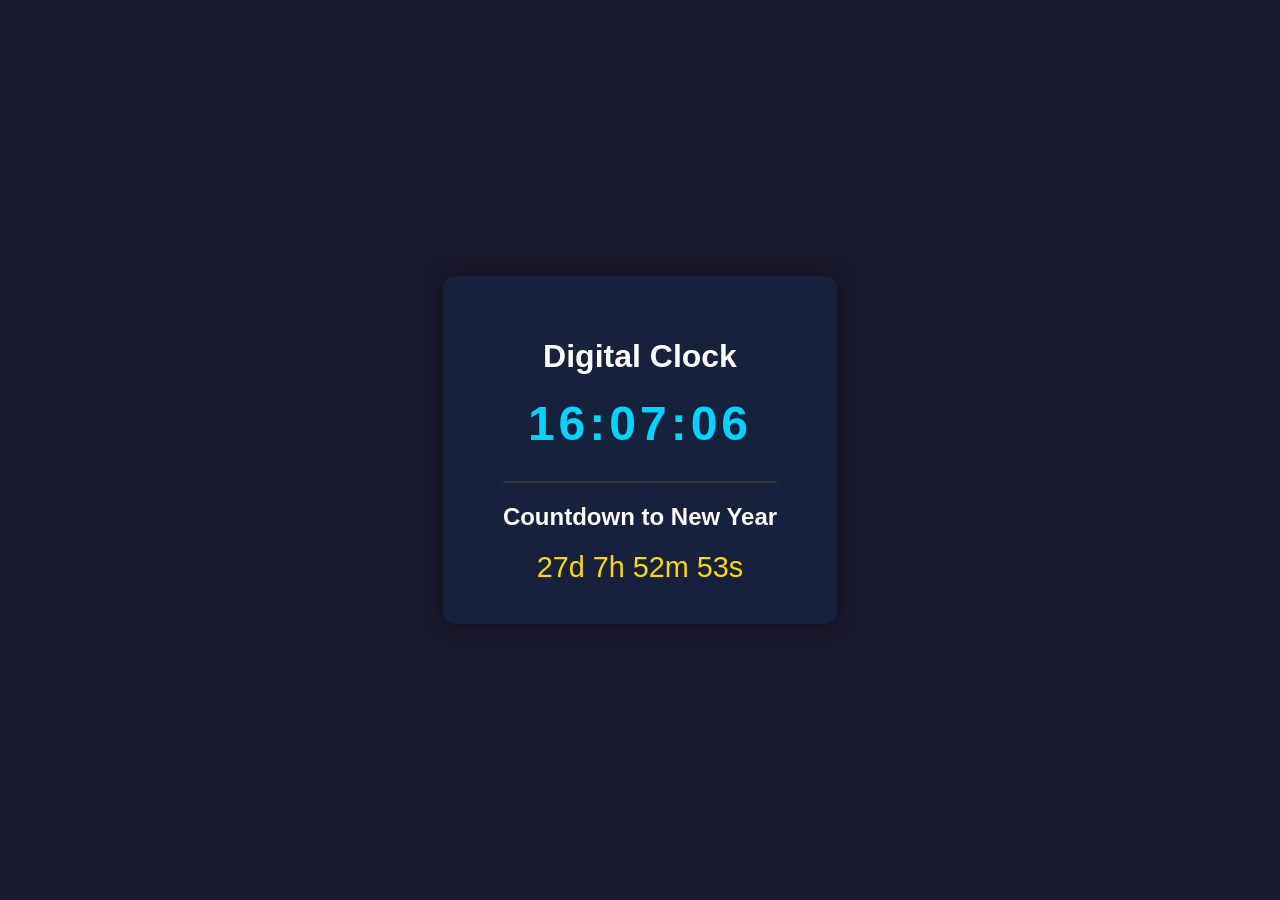
<file: digital-clock/index.html>
<!doctype html>
<html>
  <head>
    <title>Digital Clock</title>
    <link rel="stylesheet" href="style.css" />
  </head>
  <body>
    <div class="clock-container">
      <h1>Digital Clock</h1>
      <div id="clock">00:00:00</div>

      <hr />

      <h2>Countdown to New Year</h2>
      <div id="countdown">--</div>
    </div>

    <script src="script.js"></script>
  </body>
</html>
</file>
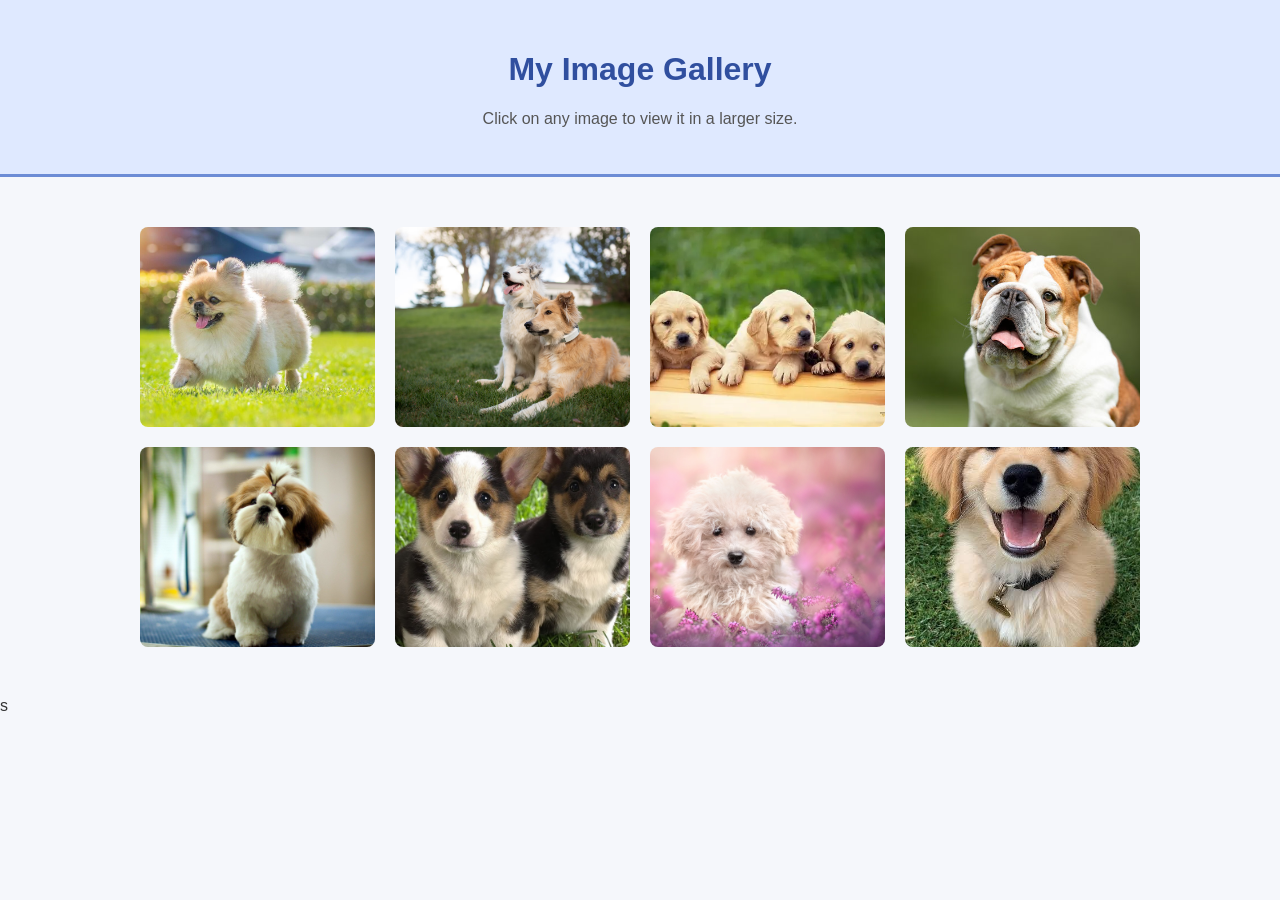
<file: image-gallery/index.html>
<!doctype html>
<html>
  <head>
    <title>My Image Gallery</title>

    <link rel="stylesheet" href="style.css" />
  </head>

  <body>
    <!-- Header -->

    <header>
      <h1>My Image Gallery</h1>

      <p>Click on any image to view it in a larger size.</p>
    </header>

    <!-- Gallery -->

    <section class="gallery">
      <img
        src="images/image1.png"
        alt="Gallery Image 1"
        onclick="openImage(this)"
      />

      <img
        src="images/image2.png"
        alt="Gallery Image 2"
        onclick="openImage(this)"
      />

      <img
        src="images/image3.png"
        alt="Gallery Image 3"
        onclick="openImage(this)"
      />

      <img
        src="images/image4.png"
        alt="Gallery Image 4"
        onclick="openImage(this)"
      />

      <img
        src="images/image5.png"
        alt="Gallery Image 5"
        onclick="openImage(this)"
      />

      <img
        src="images/image6.png"
        alt="Gallery Image 6"
        onclick="openImage(this)"
      />

      <img
        src="images/image7.png"
        alt="Gallery Image 7"
        onclick="openImage(this)"
      />

      <img
        src="images/image8.png"
        alt="Gallery Image 8"
        onclick="openImage(this)"
      />
    </section>

    <!-- Lightbox -->

    <div id="lightbox" onclick="closeImage()">
      <span class="close"> &times; </span>

      <img id="largeImage" />
    </div>

    <script src="script.js"></script>
    s
  </body>
</html>
</file>
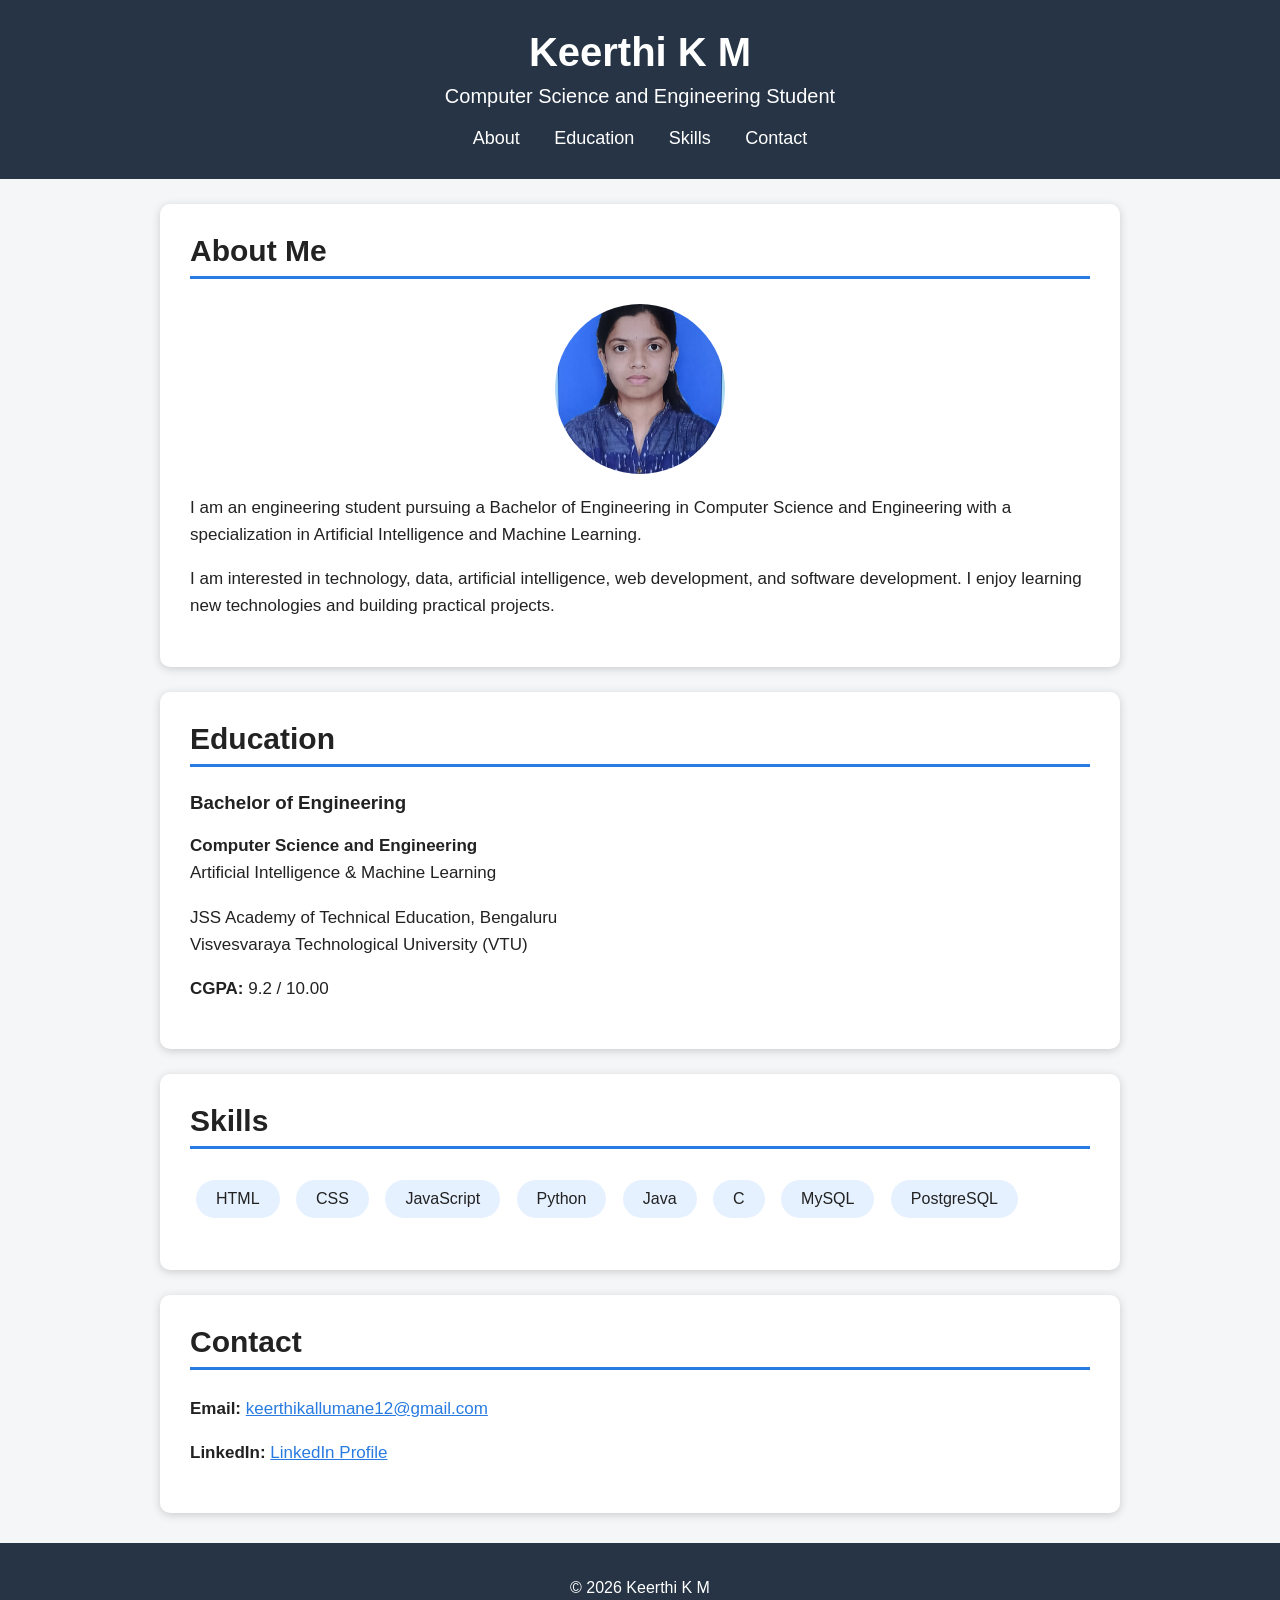
<file: portfolio/index.html>
<!doctype html>
<html lang="en">
  <head>
    <meta charset="UTF-8" />
    <meta name="viewport" content="width=device-width, initial-scale=1.0" />

    <title>Keerthi K M | Portfolio</title>

    <link rel="stylesheet" href="style.css" />
  </head>

  <body>
    <!-- Header -->
    <header>
      <h1>Keerthi K M</h1>

      <p>Computer Science and Engineering Student</p>

      <!-- Navigation -->
      <nav>
        <a href="#about">About</a>
        <a href="#education">Education</a>
        <a href="#skills">Skills</a>
        <a href="#contact">Contact</a>
      </nav>
    </header>

    <!-- About Section -->
    <section id="about">
      <h2>About Me</h2>

      <img src="profile.jpeg" alt="Keerthi K M" />

      <p>
        I am an engineering student pursuing a Bachelor of Engineering in
        Computer Science and Engineering with a specialization in Artificial
        Intelligence and Machine Learning.
      </p>

      <p>
        I am interested in technology, data, artificial intelligence, web
        development, and software development. I enjoy learning new technologies
        and building practical projects.
      </p>
    </section>

    <!-- Education Section -->
    <section id="education">
      <h2>Education</h2>

      <h3>Bachelor of Engineering</h3>

      <p>
        <strong>Computer Science and Engineering</strong>
        <br />
        Artificial Intelligence & Machine Learning
      </p>

      <p>
        JSS Academy of Technical Education, Bengaluru
        <br />
        Visvesvaraya Technological University (VTU)
      </p>

      <p><strong>CGPA:</strong> 9.2 / 10.00</p>
    </section>

    <!-- Skills Section -->
    <section id="skills">
      <h2>Skills</h2>

      <ul>
        <li>HTML</li>
        <li>CSS</li>
        <li>JavaScript</li>
        <li>Python</li>
        <li>Java</li>
        <li>C</li>
        <li>MySQL</li>
        <li>PostgreSQL</li>
      </ul>
    </section>

    <!-- Contact Section -->
    <section id="contact">
      <h2>Contact</h2>

      <p>
        <strong>Email:</strong>
        <a href="mailto:keerthikallumane12@gmail.com">
          keerthikallumane12@gmail.com
        </a>
      </p>

      <p>
        <strong>LinkedIn:</strong>

        <a
          href="https://www.linkedin.com/in/keerthi-kallumane-1580b82a9/"
          target="_blank"
          rel="noopener noreferrer"
        >
          LinkedIn Profile
        </a>
      </p>
    </section>

    <!-- Footer -->
    <footer>
      <p>© 2026 Keerthi K M</p>
    </footer>
  </body>
</html>
</file>
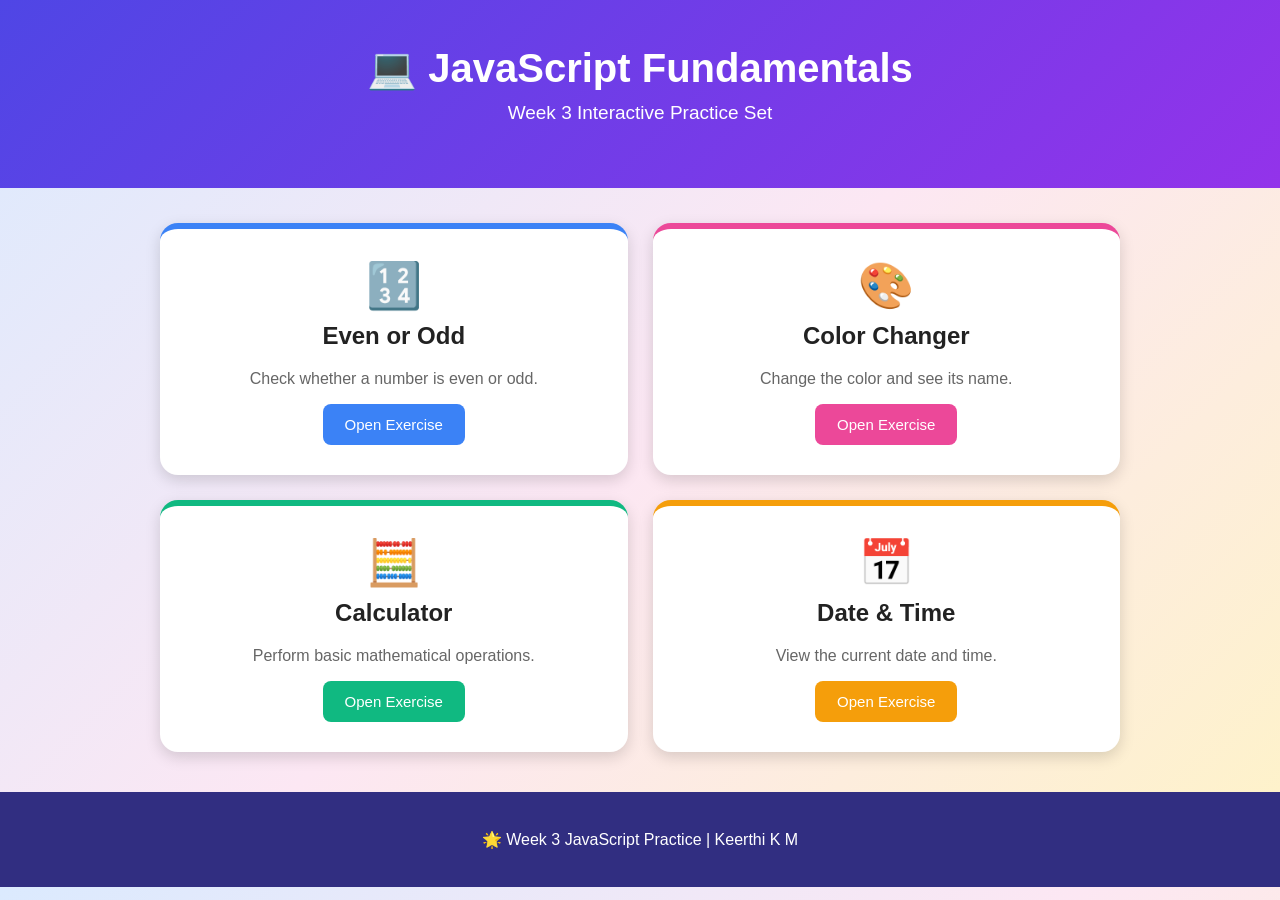
<file: practice_set3/index.html>
<!doctype html>
<html lang="en">
  <head>
    <meta charset="UTF-8" />
    <meta name="viewport" content="width=device-width, initial-scale=1.0" />

    <title>Week 3 - JavaScript Fundamentals</title>

    <style>
      * {
        box-sizing: border-box;
      }

      body {
        margin: 0;
        font-family: Arial, sans-serif;
        background: linear-gradient(135deg, #dbeafe, #fce7f3, #fef3c7);
        color: #222;
      }

      /* HEADER */

      header {
        background: linear-gradient(135deg, #4f46e5, #9333ea);
        color: white;
        text-align: center;
        padding: 45px 20px;
      }

      header h1 {
        margin: 0;
        font-size: 40px;
      }

      header p {
        font-size: 19px;
        margin-top: 10px;
      }

      /* MAIN */

      main {
        max-width: 1000px;
        margin: 35px auto;
        padding: 0 20px;
      }

      /* QUESTION CARDS */

      .question-grid {
        display: grid;
        grid-template-columns: repeat(2, 1fr);
        gap: 25px;
      }

      .question-card {
        background: white;
        border-radius: 18px;
        padding: 30px;
        text-align: center;
        box-shadow: 0 5px 15px rgba(0, 0, 0, 0.15);

        cursor: pointer;

        transition:
          transform 0.3s,
          box-shadow 0.3s;
      }

      .question-card:hover {
        transform: translateY(-7px);
        box-shadow: 0 10px 25px rgba(0, 0, 0, 0.2);
      }

      .question-card h2 {
        margin-top: 10px;
      }

      .question-card p {
        color: #666;
      }

      /* CARD COLORS */

      .card1 {
        border-top: 6px solid #3b82f6;
      }

      .card2 {
        border-top: 6px solid #ec4899;
      }

      .card3 {
        border-top: 6px solid #10b981;
      }

      .card4 {
        border-top: 6px solid #f59e0b;
      }

      /* OPEN BUTTON */

      .open-button {
        border: none;
        padding: 12px 22px;
        border-radius: 8px;
        color: white;
        cursor: pointer;
        font-size: 15px;
      }

      .blue {
        background-color: #3b82f6;
      }

      .pink {
        background-color: #ec4899;
      }

      .green {
        background-color: #10b981;
      }

      .orange {
        background-color: #f59e0b;
      }

      /* EXERCISE AREA */

      .exercise {
        display: none;

        background-color: white;

        margin-top: 25px;
        padding: 30px;

        border-radius: 18px;

        box-shadow: 0 5px 18px rgba(0, 0, 0, 0.15);

        animation: openBox 0.4s ease;
      }

      @keyframes openBox {
        from {
          opacity: 0;
          transform: translateY(-10px);
        }

        to {
          opacity: 1;
          transform: translateY(0);
        }
      }

      .exercise h2 {
        color: #4338ca;
      }

      /* INPUTS */

      input,
      select {
        width: 100%;
        padding: 12px;

        margin: 8px 0;

        border: 2px solid #ddd;

        border-radius: 8px;

        font-size: 16px;
      }

      input:focus,
      select:focus {
        border-color: #6366f1;
        outline: none;
      }

      /* ACTION BUTTON */

      .action-button {
        border: none;

        padding: 12px 20px;

        margin-top: 8px;

        border-radius: 8px;

        color: white;

        background-color: #4f46e5;

        cursor: pointer;

        font-size: 16px;
      }

      .action-button:hover {
        background-color: #3730a3;
      }

      /* CLOSE BUTTON */

      .close-button {
        float: right;

        border: none;

        background-color: #ef4444;

        color: white;

        padding: 8px 14px;

        border-radius: 6px;

        cursor: pointer;
      }

      /* RESULT */

      .result {
        margin-top: 18px;

        padding: 15px;

        border-radius: 10px;

        background-color: #f1f5f9;

        font-weight: bold;

        min-height: 20px;
      }

      /* COLOR DISPLAY */

      #colorDisplay {
        margin-top: 20px;

        padding: 25px;

        border-radius: 12px;

        text-align: center;

        color: white;

        background-color: #64748b;

        font-size: 20px;

        font-weight: bold;
      }

      /* DATE */

      #dateDisplay {
        background: linear-gradient(135deg, #f59e0b, #ef4444);

        color: white;

        padding: 25px;

        border-radius: 12px;

        text-align: center;

        font-size: 22px;

        font-weight: bold;
      }

      /* FOOTER */

      footer {
        background-color: #312e81;

        color: white;

        text-align: center;

        padding: 22px;

        margin-top: 40px;
      }

      /* MOBILE */

      @media (max-width: 700px) {
        .question-grid {
          grid-template-columns: 1fr;
        }

        header h1 {
          font-size: 30px;
        }
      }
    </style>
  </head>

  <body>
    <!-- HEADER -->

    <header>
      <h1>💻 JavaScript Fundamentals</h1>

      <p>Week 3 Interactive Practice Set</p>
    </header>

    <main>
      <!-- QUESTION CARDS -->

      <div class="question-grid">
        <!-- QUESTION 1 -->

        <div class="question-card card1" onclick="openExercise('exercise1')">
          <div style="font-size: 45px">🔢</div>

          <h2>Even or Odd</h2>

          <p>Check whether a number is even or odd.</p>

          <button class="open-button blue">Open Exercise</button>
        </div>

        <!-- QUESTION 2 -->

        <div class="question-card card2" onclick="openExercise('exercise2')">
          <div style="font-size: 45px">🎨</div>

          <h2>Color Changer</h2>

          <p>Change the color and see its name.</p>

          <button class="open-button pink">Open Exercise</button>
        </div>

        <!-- QUESTION 3 -->

        <div class="question-card card3" onclick="openExercise('exercise3')">
          <div style="font-size: 45px">🧮</div>

          <h2>Calculator</h2>

          <p>Perform basic mathematical operations.</p>

          <button class="open-button green">Open Exercise</button>
        </div>

        <!-- QUESTION 4 -->

        <div class="question-card card4" onclick="openExercise('exercise4')">
          <div style="font-size: 45px">📅</div>

          <h2>Date & Time</h2>

          <p>View the current date and time.</p>

          <button class="open-button orange">Open Exercise</button>
        </div>
      </div>

      <!-- =================================
             EXERCISE 1
        ================================== -->

      <div class="exercise" id="exercise1">
        <button class="close-button" onclick="closeExercise('exercise1')">
          ✕ Close
        </button>

        <h2>🔢 Even or Odd Number Checker</h2>

        <p>Enter a number to find out whether it is even or odd.</p>

        <input type="number" id="numberInput" placeholder="Enter a number" />

        <br />

        <button class="action-button" onclick="checkEvenOdd()">
          Check Number
        </button>

        <div class="result" id="evenOddResult"></div>
      </div>

      <!-- =================================
             EXERCISE 2
        ================================== -->

      <div class="exercise" id="exercise2">
        <button class="close-button" onclick="closeExercise('exercise2')">
          ✕ Close
        </button>

        <h2>🎨 Interactive Color Changer</h2>

        <p>
          Click the button to generate a random color. The color name and HEX
          code will be displayed.
        </p>

        <button class="action-button" onclick="changeColor()">
          🎨 Change Color
        </button>

        <div id="colorDisplay">Current Color: Slate Gray</div>
      </div>

      <!-- =================================
             EXERCISE 3
        ================================== -->

      <div class="exercise" id="exercise3">
        <button class="close-button" onclick="closeExercise('exercise3')">
          ✕ Close
        </button>

        <h2>🧮 Simple Calculator</h2>

        <input
          type="number"
          id="firstNumber"
          placeholder="Enter first number"
        />

        <input
          type="number"
          id="secondNumber"
          placeholder="Enter second number"
        />

        <select id="operation">
          <option value="add">➕ Addition</option>

          <option value="subtract">➖ Subtraction</option>

          <option value="multiply">✖️ Multiplication</option>

          <option value="divide">➗ Division</option>
        </select>

        <button class="action-button" onclick="calculate()">Calculate</button>

        <div class="result" id="calculatorResult"></div>
      </div>

      <!-- =================================
             EXERCISE 4
        ================================== -->

      <div class="exercise" id="exercise4">
        <button class="close-button" onclick="closeExercise('exercise4')">
          ✕ Close
        </button>

        <h2>📅 Dynamic Date & Time</h2>

        <div id="dateDisplay"></div>
      </div>
    </main>

    <footer>
      <p>🌟 Week 3 JavaScript Practice | Keerthi K M</p>
    </footer>

    <!-- JAVASCRIPT -->

    <script>
      /* ==================================
           OPEN EXERCISE
        ================================== */

      function openExercise(id) {
        // Close all exercises first

        let exercises = document.querySelectorAll(".exercise");

        exercises.forEach(function (exercise) {
          exercise.style.display = "none";
        });

        // Open selected exercise

        let selected = document.getElementById(id);

        selected.style.display = "block";

        // Scroll to the exercise

        selected.scrollIntoView({
          behavior: "smooth",
          block: "start",
        });
      }

      /* ==================================
           CLOSE EXERCISE
        ================================== */

      function closeExercise(id) {
        document.getElementById(id).style.display = "none";
      }

      /* ==================================
           QUESTION 1
           EVEN OR ODD
        ================================== */

      function checkEvenOdd() {
        let number = document.getElementById("numberInput").value;

        let result = document.getElementById("evenOddResult");

        if (number === "") {
          result.innerHTML = "⚠️ Please enter a number.";

          result.style.backgroundColor = "#fee2e2";

          return;
        }

        if (number % 2 === 0) {
          result.innerHTML = "✅ " + number + " is an EVEN number.";

          result.style.backgroundColor = "#dcfce7";
        } else {
          result.innerHTML = "🔵 " + number + " is an ODD number.";

          result.style.backgroundColor = "#dbeafe";
        }
      }

      /* ==================================
           QUESTION 2
           COLOR CHANGER
        ================================== */

      function changeColor() {
        let colors = [
          {
            name: "Crimson Red",
            code: "#DC143C",
          },

          {
            name: "Royal Blue",
            code: "#4169E1",
          },

          {
            name: "Medium Sea Green",
            code: "#3CB371",
          },

          {
            name: "Dark Orange",
            code: "#FF8C00",
          },

          {
            name: "Purple",
            code: "#800080",
          },

          {
            name: "Deep Pink",
            code: "#FF1493",
          },

          {
            name: "Teal",
            code: "#008080",
          },

          {
            name: "Gold",
            code: "#FFD700",
          },
        ];

        let randomIndex = Math.floor(Math.random() * colors.length);

        let selectedColor = colors[randomIndex];

        let display = document.getElementById("colorDisplay");

        display.style.backgroundColor = selectedColor.code;

        display.innerHTML =
          "🎨 " +
          selectedColor.name +
          "<br>" +
          "<small>" +
          selectedColor.code +
          "</small>";
      }

      /* ==================================
           QUESTION 3
           CALCULATOR
        ================================== */

      function calculate() {
        let first = parseFloat(document.getElementById("firstNumber").value);

        let second = parseFloat(document.getElementById("secondNumber").value);

        let operation = document.getElementById("operation").value;

        let result = document.getElementById("calculatorResult");

        if (isNaN(first) || isNaN(second)) {
          result.innerHTML = "⚠️ Please enter both numbers.";

          result.style.backgroundColor = "#fee2e2";

          return;
        }

        let answer;

        if (operation === "add") {
          answer = first + second;
        } else if (operation === "subtract") {
          answer = first - second;
        } else if (operation === "multiply") {
          answer = first * second;
        } else if (operation === "divide") {
          if (second === 0) {
            result.innerHTML = "❌ Cannot divide by zero.";

            result.style.backgroundColor = "#fee2e2";

            return;
          }

          answer = first / second;
        }

        result.innerHTML = "✅ Result: " + answer;

        result.style.backgroundColor = "#dcfce7";
      }

      /* ==================================
           QUESTION 4
           DATE & TIME
        ================================== */

      function displayDateTime() {
        let currentDate = new Date();

        document.getElementById("dateDisplay").innerHTML =
          "🕒 " + currentDate.toLocaleString();
      }

      displayDateTime();

      setInterval(displayDateTime, 1000);
    </script>
  </body>
</html>
</file>
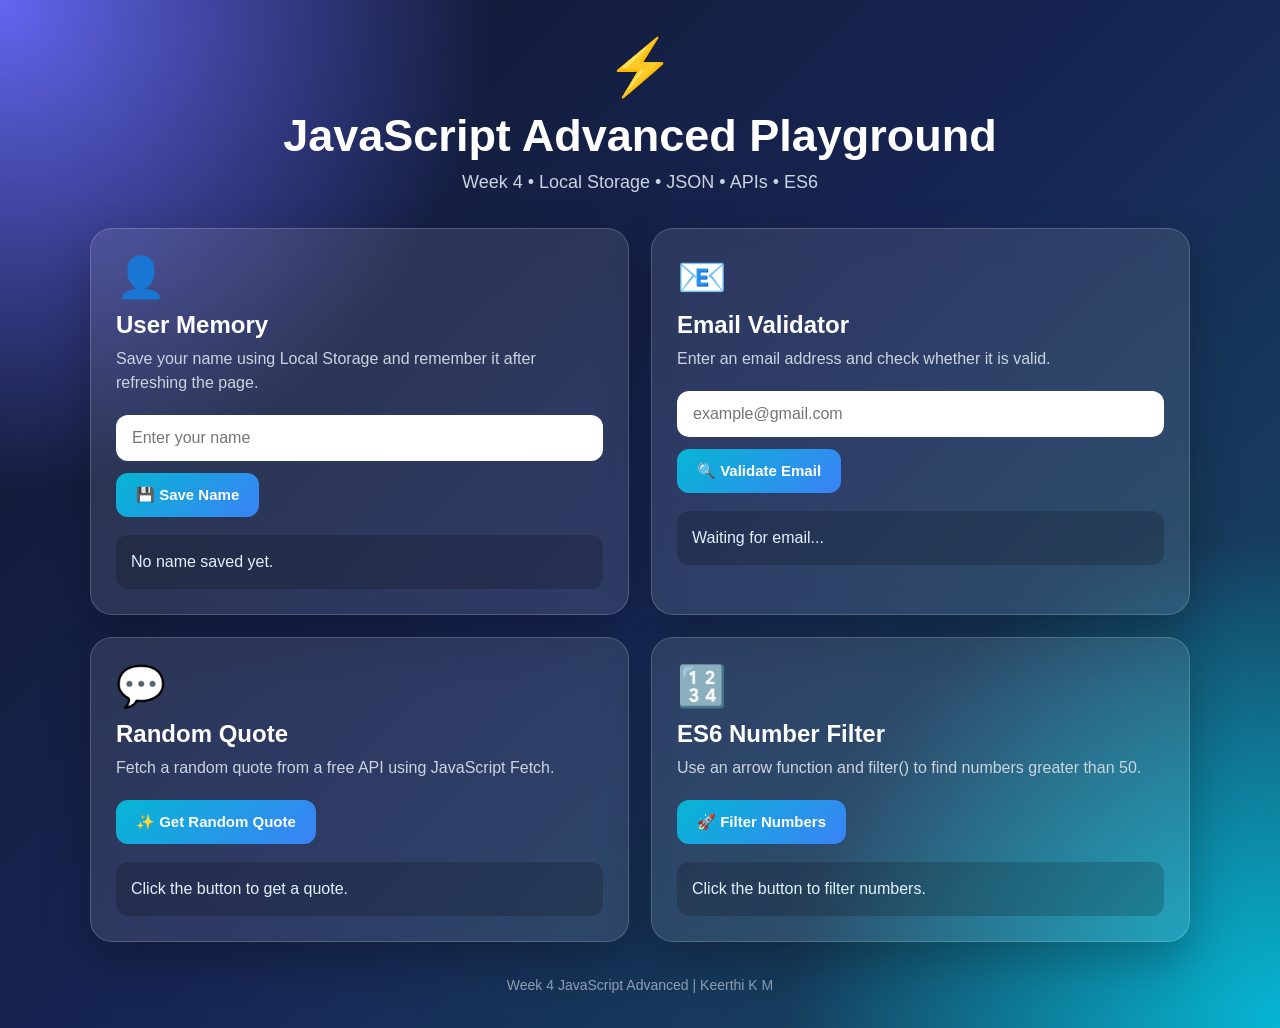
<file: practice_set4/index.html>
<!doctype html>
<html lang="en">
  <head>
    <meta charset="UTF-8" />

    <meta name="viewport" content="width=device-width, initial-scale=1.0" />

    <title>JavaScript Advanced Playground</title>

    <style>
      /* =========================
           BASIC RESET
        ========================= */

      * {
        margin: 0;
        padding: 0;
        box-sizing: border-box;
        font-family: "Segoe UI", Arial, sans-serif;
      }

      /* =========================
           BODY
        ========================= */

      body {
        min-height: 100vh;

        background:
          radial-gradient(circle at top left, #6366f1 0%, transparent 30%),
          radial-gradient(circle at bottom right, #06b6d4 0%, transparent 30%),
          linear-gradient(135deg, #0f172a, #172554, #164e63);

        color: white;

        padding: 35px 20px;
      }

      /* =========================
           MAIN CONTAINER
        ========================= */

      .container {
        max-width: 1100px;

        margin: auto;
      }

      /* =========================
           HEADER
        ========================= */

      header {
        text-align: center;

        margin-bottom: 35px;
      }

      .logo {
        font-size: 55px;

        margin-bottom: 10px;

        animation: float 3s ease-in-out infinite;
      }

      @keyframes float {
        0%,
        100% {
          transform: translateY(0);
        }

        50% {
          transform: translateY(-8px);
        }
      }

      h1 {
        font-size: 45px;

        margin-bottom: 10px;
      }

      .subtitle {
        color: #cbd5e1;

        font-size: 18px;
      }

      /* =========================
           DASHBOARD GRID
        ========================= */

      .grid {
        display: grid;

        grid-template-columns: repeat(2, 1fr);

        gap: 22px;
      }

      /* =========================
           CARD
        ========================= */

      .card {
        background: rgba(255, 255, 255, 0.1);

        backdrop-filter: blur(15px);

        -webkit-backdrop-filter: blur(15px);

        border: 1px solid rgba(255, 255, 255, 0.18);

        border-radius: 22px;

        padding: 25px;

        box-shadow: 0 20px 45px rgba(0, 0, 0, 0.25);

        transition: 0.3s;
      }

      .card:hover {
        transform: translateY(-5px);

        background: rgba(255, 255, 255, 0.14);
      }

      .card-icon {
        font-size: 40px;

        margin-bottom: 10px;
      }

      .card h2 {
        margin-bottom: 8px;
      }

      .description {
        color: #cbd5e1;

        margin-bottom: 20px;

        line-height: 1.5;
      }

      /* =========================
           INPUT
        ========================= */

      input {
        width: 100%;

        padding: 14px 16px;

        border: none;

        outline: none;

        border-radius: 12px;

        margin-bottom: 12px;

        font-size: 16px;

        color: #0f172a;
      }

      input:focus {
        box-shadow: 0 0 0 3px rgba(34, 211, 238, 0.4);
      }

      /* =========================
           BUTTON
        ========================= */

      button {
        border: none;

        padding: 13px 20px;

        border-radius: 12px;

        background: linear-gradient(135deg, #06b6d4, #3b82f6);

        color: white;

        font-size: 15px;

        font-weight: 600;

        cursor: pointer;

        transition: 0.3s;
      }

      button:hover {
        transform: translateY(-2px);

        box-shadow: 0 8px 20px rgba(6, 182, 212, 0.35);
      }

      /* =========================
           OUTPUT
        ========================= */

      .output {
        margin-top: 18px;

        padding: 15px;

        border-radius: 12px;

        background: rgba(0, 0, 0, 0.18);

        color: #e0f2fe;

        min-height: 45px;

        line-height: 1.5;
      }

      /* =========================
           SUCCESS / ERROR
        ========================= */

      .success {
        color: #86efac;
      }

      .error {
        color: #fca5a5;
      }

      /* =========================
           QUOTE
        ========================= */

      .quote {
        font-size: 20px;

        line-height: 1.6;

        font-style: italic;
      }

      .author {
        margin-top: 12px;

        color: #67e8f9;

        font-weight: 600;
      }

      /* =========================
           NUMBERS
        ========================= */

      .number-list {
        margin-top: 15px;

        display: flex;

        flex-wrap: wrap;

        gap: 8px;
      }

      .number {
        background: rgba(34, 211, 238, 0.15);

        border: 1px solid rgba(103, 232, 249, 0.3);

        padding: 7px 12px;

        border-radius: 20px;
      }

      /* =========================
           FOOTER
        ========================= */

      footer {
        text-align: center;

        margin-top: 35px;

        color: #94a3b8;

        font-size: 14px;
      }

      /* =========================
           MOBILE
        ========================= */

      @media (max-width: 700px) {
        .grid {
          grid-template-columns: 1fr;
        }

        h1 {
          font-size: 34px;
        }
      }
    </style>
  </head>

  <body>
    <div class="container">
      <!-- =========================
         HEADER
    ========================= -->

      <header>
        <div class="logo">⚡</div>

        <h1>JavaScript Advanced Playground</h1>

        <p class="subtitle">Week 4 • Local Storage • JSON • APIs • ES6</p>
      </header>

      <!-- =========================
         CARDS
    ========================= -->

      <div class="grid">
        <!-- =========================
             1. LOCAL STORAGE
        ========================= -->

        <div class="card">
          <div class="card-icon">👤</div>

          <h2>User Memory</h2>

          <p class="description">
            Save your name using Local Storage and remember it after refreshing
            the page.
          </p>

          <input type="text" id="nameInput" placeholder="Enter your name" />

          <button onclick="saveName()">💾 Save Name</button>

          <div class="output" id="nameOutput">No name saved yet.</div>
        </div>

        <!-- =========================
             2. FORM VALIDATION
        ========================= -->

        <div class="card">
          <div class="card-icon">📧</div>

          <h2>Email Validator</h2>

          <p class="description">
            Enter an email address and check whether it is valid.
          </p>

          <input type="text" id="emailInput" placeholder="example@gmail.com" />

          <button onclick="validateEmail()">🔍 Validate Email</button>

          <div class="output" id="emailOutput">Waiting for email...</div>
        </div>

        <!-- =========================
             3. FETCH API
        ========================= -->

        <div class="card">
          <div class="card-icon">💬</div>

          <h2>Random Quote</h2>

          <p class="description">
            Fetch a random quote from a free API using JavaScript Fetch.
          </p>

          <button onclick="getQuote()">✨ Get Random Quote</button>

          <div class="output" id="quoteOutput">
            Click the button to get a quote.
          </div>
        </div>

        <!-- =========================
             4. ES6 FILTER
        ========================= -->

        <div class="card">
          <div class="card-icon">🔢</div>

          <h2>ES6 Number Filter</h2>

          <p class="description">
            Use an arrow function and filter() to find numbers greater than 50.
          </p>

          <button onclick="filterNumbers()">🚀 Filter Numbers</button>

          <div class="output" id="numberOutput">
            Click the button to filter numbers.
          </div>
        </div>
      </div>

      <footer>Week 4 JavaScript Advanced | Keerthi K M</footer>
    </div>

    <script>
      /* =====================================================
       1. LOCAL STORAGE + JSON
    ===================================================== */

      function saveName() {
        const name = document.getElementById("nameInput").value.trim();

        if (name === "") {
          document.getElementById("nameOutput").innerHTML =
            `<span class="error">
                    ❌ Please enter your name.
                </span>`;

          return;
        }

        // Create an object
        const user = {
          name: name,

          savedAt: new Date().toLocaleString(),
        };

        // Convert object to JSON
        const userJSON = JSON.stringify(user);

        // Store JSON in Local Storage
        localStorage.setItem("week4User", userJSON);

        document.getElementById("nameOutput").innerHTML =
          `<span class="success">
                ✅ Welcome, ${name}!<br>
                Your name has been saved.
            </span>`;
      }

      /* =====================================================
       DISPLAY SAVED NAME AFTER PAGE RELOAD
    ===================================================== */

      function loadSavedName() {
        // Get JSON from Local Storage
        const savedData = localStorage.getItem("week4User");

        if (savedData) {
          // Convert JSON back to object
          const user = JSON.parse(savedData);

          document.getElementById("nameOutput").innerHTML =
            `<span class="success">
                    👋 Welcome back, ${user.name}!<br>
                    Saved on: ${user.savedAt}
                </span>`;
        }
      }

      // Run automatically when page loads
      loadSavedName();

      /* =====================================================
       2. EMAIL VALIDATION
    ===================================================== */

      function validateEmail() {
        const email = document.getElementById("emailInput").value.trim();

        // Email pattern
        const emailPattern = /^[^\s@]+@[^\s@]+\.[^\s@]+$/;

        if (email === "") {
          document.getElementById("emailOutput").innerHTML =
            `<span class="error">
                    ❌ Please enter an email address.
                </span>`;

          return;
        }

        if (emailPattern.test(email)) {
          document.getElementById("emailOutput").innerHTML =
            `<span class="success">
                    ✅ Valid email address!
                </span>`;
        } else {
          document.getElementById("emailOutput").innerHTML =
            `<span class="error">
                    ❌ Invalid email address.
                </span>`;
        }
      }

      /* =====================================================
       3. FETCH API + JSON
    ===================================================== */

      async function getQuote() {
        const output = document.getElementById("quoteOutput");

        output.innerHTML = "⏳ Loading quote...";

        try {
          // Fetch data from API
          const response = await fetch("https://dummyjson.com/quotes/random");

          // Convert response to JSON
          const data = await response.json();

          // Display quote
          output.innerHTML = `<div class="quote">
                    "${data.quote}"
                </div>

                <div class="author">
                    — ${data.author}
                </div>`;
        } catch (error) {
          output.innerHTML = `<span class="error">
                    ❌ Unable to fetch quote.
                    Please check your internet connection.
                </span>`;
        }
      }

      /* =====================================================
       4. ES6 ARROW FUNCTION + FILTER
    ===================================================== */

      function filterNumbers() {
        // Array of numbers
        const numbers = [10, 25, 40, 55, 65, 72, 80, 95];

        // Arrow function + filter()
        const greaterThan50 = numbers.filter((number) => number > 50);

        document.getElementById("numberOutput").innerHTML = `
            <strong>Original:</strong>
            ${numbers.join(", ")}

            <br><br>

            <strong>Numbers greater than 50:</strong>

            <div class="number-list">

                ${greaterThan50
                  .map(
                    (number) =>
                      `<span class="number">
                            ${number}
                        </span>`,
                  )
                  .join("")}

            </div>
            `;
      }
    </script>
  </body>
</html>
</file>
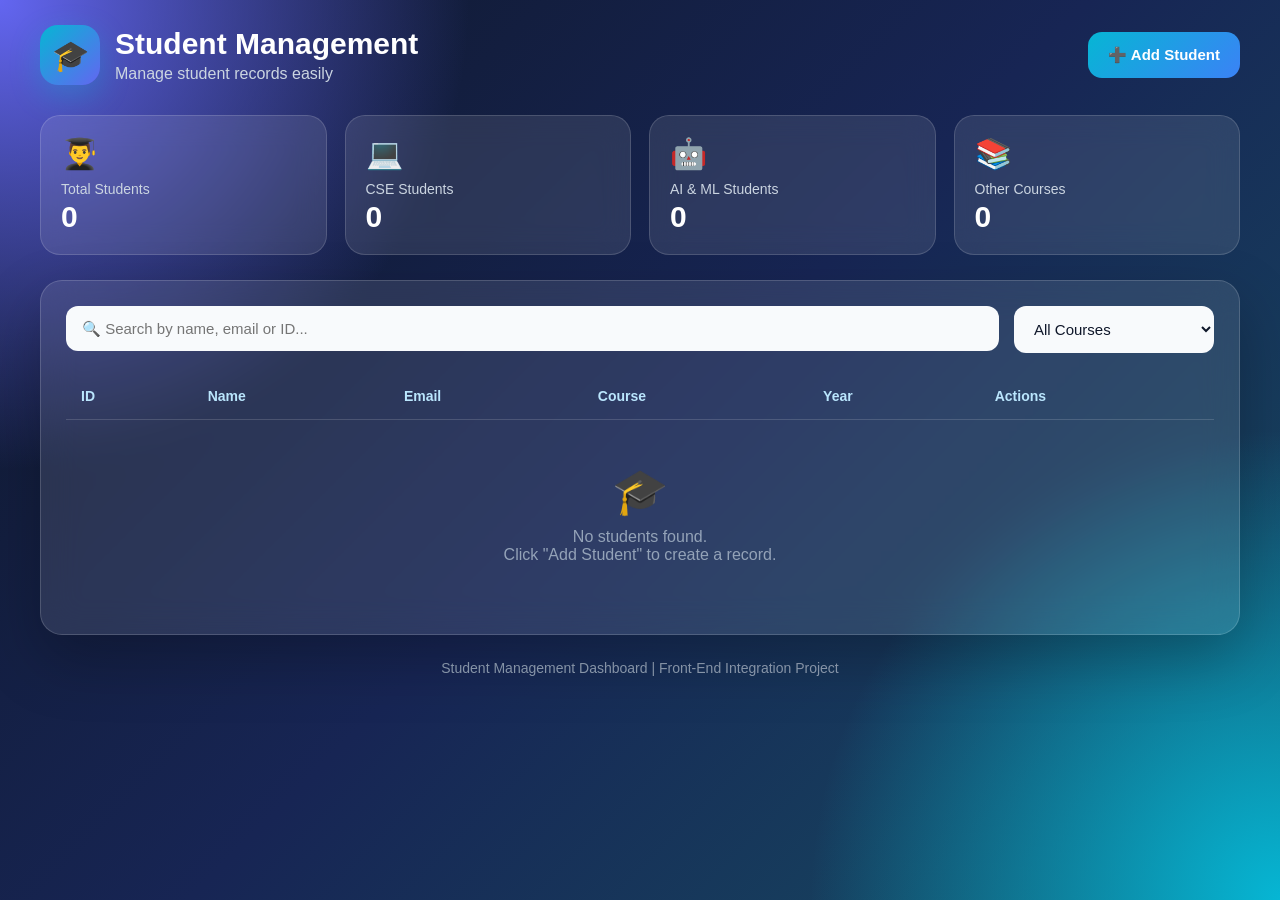
<file: Student_Management/index.html>
<!doctype html>
<html lang="en">
  <head>
    <meta charset="UTF-8" />

    <meta name="viewport" content="width=device-width, initial-scale=1.0" />

    <title>Student Management Dashboard</title>

    <style>
      /* =========================
           RESET
        ========================= */

      * {
        margin: 0;
        padding: 0;
        box-sizing: border-box;
        font-family: "Segoe UI", Arial, sans-serif;
      }

      /* =========================
           BODY
        ========================= */

      body {
        min-height: 100vh;

        background:
          radial-gradient(circle at top left, #6366f1 0%, transparent 30%),
          radial-gradient(circle at bottom right, #06b6d4 0%, transparent 30%),
          linear-gradient(135deg, #0f172a, #172554, #164e63);

        color: white;

        padding: 25px;
      }

      /* =========================
           CONTAINER
        ========================= */

      .container {
        max-width: 1200px;

        margin: auto;
      }

      /* =========================
           HEADER
        ========================= */

      header {
        display: flex;

        justify-content: space-between;

        align-items: center;

        margin-bottom: 30px;
      }

      .brand {
        display: flex;

        align-items: center;

        gap: 15px;
      }

      .logo {
        width: 60px;

        height: 60px;

        border-radius: 18px;

        display: flex;

        align-items: center;

        justify-content: center;

        font-size: 30px;

        background: linear-gradient(135deg, #06b6d4, #6366f1);

        box-shadow: 0 10px 30px rgba(6, 182, 212, 0.3);
      }

      h1 {
        font-size: 30px;
      }

      .subtitle {
        color: #cbd5e1;

        margin-top: 4px;
      }

      /* =========================
           ADD BUTTON
        ========================= */

      .add-btn {
        border: none;

        padding: 14px 20px;

        border-radius: 14px;

        background: linear-gradient(135deg, #06b6d4, #3b82f6);

        color: white;

        font-size: 15px;

        font-weight: 600;

        cursor: pointer;

        transition: 0.3s;
      }

      .add-btn:hover {
        transform: translateY(-2px);

        box-shadow: 0 10px 25px rgba(6, 182, 212, 0.35);
      }

      /* =========================
           STATISTICS
        ========================= */

      .stats {
        display: grid;

        grid-template-columns: repeat(4, 1fr);

        gap: 18px;

        margin-bottom: 25px;
      }

      .stat-card {
        background: rgba(255, 255, 255, 0.1);

        backdrop-filter: blur(15px);

        border: 1px solid rgba(255, 255, 255, 0.15);

        border-radius: 20px;

        padding: 20px;

        transition: 0.3s;
      }

      .stat-card:hover {
        transform: translateY(-4px);

        background: rgba(255, 255, 255, 0.14);
      }

      .stat-icon {
        font-size: 30px;
      }

      .stat-title {
        color: #cbd5e1;

        margin-top: 10px;

        font-size: 14px;
      }

      .stat-value {
        font-size: 30px;

        font-weight: 700;

        margin-top: 3px;
      }

      /* =========================
           MAIN PANEL
        ========================= */

      .panel {
        background: rgba(255, 255, 255, 0.1);

        backdrop-filter: blur(18px);

        border: 1px solid rgba(255, 255, 255, 0.16);

        border-radius: 22px;

        padding: 25px;

        box-shadow: 0 25px 60px rgba(0, 0, 0, 0.25);
      }

      /* =========================
           TOOLBAR
        ========================= */

      .toolbar {
        display: flex;

        gap: 15px;

        margin-bottom: 20px;
      }

      .search-box {
        flex: 1;
      }

      .search-box input,
      .filter select {
        width: 100%;

        padding: 14px 16px;

        border: none;

        outline: none;

        border-radius: 12px;

        font-size: 15px;

        color: #0f172a;

        background: #f8fafc;
      }

      .search-box input:focus,
      .filter select:focus {
        box-shadow: 0 0 0 3px rgba(34, 211, 238, 0.4);
      }

      .filter {
        width: 200px;
      }

      /* =========================
           TABLE
        ========================= */

      .table-container {
        overflow-x: auto;
      }

      table {
        width: 100%;

        border-collapse: collapse;

        min-width: 750px;
      }

      th {
        text-align: left;

        padding: 15px;

        color: #bae6fd;

        font-size: 14px;

        border-bottom: 1px solid rgba(255, 255, 255, 0.15);
      }

      td {
        padding: 16px 15px;

        border-bottom: 1px solid rgba(255, 255, 255, 0.08);

        color: #e2e8f0;
      }

      tbody tr {
        transition: 0.2s;
      }

      tbody tr:hover {
        background: rgba(255, 255, 255, 0.06);
      }

      /* =========================
           COURSE BADGE
        ========================= */

      .course {
        display: inline-block;

        padding: 6px 10px;

        border-radius: 20px;

        background: rgba(34, 211, 238, 0.15);

        color: #67e8f9;

        font-size: 13px;
      }

      /* =========================
           ACTION BUTTONS
        ========================= */

      .actions {
        display: flex;

        gap: 8px;
      }

      .action-btn {
        border: none;

        width: 35px;

        height: 35px;

        border-radius: 9px;

        cursor: pointer;

        color: white;

        transition: 0.2s;
      }

      .edit-btn {
        background: #2563eb;
      }

      .delete-btn {
        background: #dc2626;
      }

      .action-btn:hover {
        transform: scale(1.08);
      }

      /* =========================
           EMPTY MESSAGE
        ========================= */

      .empty {
        text-align: center;

        padding: 45px;

        color: #94a3b8;
      }

      .empty-icon {
        font-size: 45px;

        margin-bottom: 10px;
      }

      /* =========================
           MODAL
        ========================= */

      .modal {
        display: none;

        position: fixed;

        inset: 0;

        background: rgba(2, 6, 23, 0.75);

        backdrop-filter: blur(5px);

        align-items: center;

        justify-content: center;

        padding: 20px;

        z-index: 1000;
      }

      .modal-content {
        width: 100%;

        max-width: 550px;

        background: #172554;

        border: 1px solid rgba(255, 255, 255, 0.15);

        border-radius: 22px;

        padding: 28px;

        box-shadow: 0 25px 70px rgba(0, 0, 0, 0.5);

        animation: modalIn 0.25s ease;
      }

      @keyframes modalIn {
        from {
          opacity: 0;

          transform: scale(0.9);
        }

        to {
          opacity: 1;

          transform: scale(1);
        }
      }

      .modal-header {
        display: flex;

        justify-content: space-between;

        align-items: center;

        margin-bottom: 22px;
      }

      .close {
        border: none;

        background: transparent;

        color: white;

        font-size: 25px;

        cursor: pointer;
      }

      /* =========================
           FORM
        ========================= */

      .form-group {
        margin-bottom: 16px;
      }

      .form-group label {
        display: block;

        margin-bottom: 7px;

        color: #cbd5e1;

        font-size: 14px;
      }

      .form-group input,
      .form-group select {
        width: 100%;

        padding: 13px;

        border: none;

        outline: none;

        border-radius: 10px;

        font-size: 15px;
      }

      .form-group input:focus,
      .form-group select:focus {
        box-shadow: 0 0 0 3px rgba(34, 211, 238, 0.4);
      }

      .form-actions {
        display: flex;

        justify-content: flex-end;

        gap: 10px;

        margin-top: 20px;
      }

      .cancel-btn {
        border: none;

        padding: 12px 18px;

        border-radius: 10px;

        background: #475569;

        color: white;

        cursor: pointer;
      }

      .save-btn {
        border: none;

        padding: 12px 20px;

        border-radius: 10px;

        background: linear-gradient(135deg, #06b6d4, #3b82f6);

        color: white;

        font-weight: 600;

        cursor: pointer;
      }

      /* =========================
           FOOTER
        ========================= */

      footer {
        text-align: center;

        margin-top: 25px;

        color: #94a3b8;

        font-size: 14px;
      }

      /* =========================
           RESPONSIVE
        ========================= */

      @media (max-width: 800px) {
        .stats {
          grid-template-columns: repeat(2, 1fr);
        }

        .toolbar {
          flex-direction: column;
        }

        .filter {
          width: 100%;
        }

        header {
          align-items: flex-start;

          gap: 15px;
        }
      }

      @media (max-width: 550px) {
        body {
          padding: 15px;
        }

        header {
          flex-direction: column;
        }

        .stats {
          grid-template-columns: 1fr;
        }

        .panel {
          padding: 15px;
        }
      }
    </style>
  </head>

  <body>
    <div class="container">
      <!-- =========================
         HEADER
    ========================= -->

      <header>
        <div class="brand">
          <div class="logo">🎓</div>

          <div>
            <h1>Student Management</h1>

            <p class="subtitle">Manage student records easily</p>
          </div>
        </div>

        <button class="add-btn" onclick="openAddModal()">➕ Add Student</button>
      </header>

      <!-- =========================
         STATISTICS
    ========================= -->

      <div class="stats">
        <div class="stat-card">
          <div class="stat-icon">👨‍🎓</div>

          <div class="stat-title">Total Students</div>

          <div class="stat-value" id="totalStudents">0</div>
        </div>

        <div class="stat-card">
          <div class="stat-icon">💻</div>

          <div class="stat-title">CSE Students</div>

          <div class="stat-value" id="cseStudents">0</div>
        </div>

        <div class="stat-card">
          <div class="stat-icon">🤖</div>

          <div class="stat-title">AI & ML Students</div>

          <div class="stat-value" id="aimlStudents">0</div>
        </div>

        <div class="stat-card">
          <div class="stat-icon">📚</div>

          <div class="stat-title">Other Courses</div>

          <div class="stat-value" id="otherStudents">0</div>
        </div>
      </div>

      <!-- =========================
         MAIN PANEL
    ========================= -->

      <div class="panel">
        <!-- TOOLBAR -->

        <div class="toolbar">
          <div class="search-box">
            <input
              type="text"
              id="searchInput"
              placeholder="🔍 Search by name, email or ID..."
              oninput="displayStudents()"
            />
          </div>

          <div class="filter">
            <select id="courseFilter" onchange="displayStudents()">
              <option value="All">All Courses</option>

              <option value="CSE">CSE</option>

              <option value="AI & ML">AI & ML</option>

              <option value="ECE">ECE</option>

              <option value="ISE">ISE</option>
            </select>
          </div>
        </div>

        <!-- TABLE -->

        <div class="table-container">
          <table>
            <thead>
              <tr>
                <th>ID</th>

                <th>Name</th>

                <th>Email</th>

                <th>Course</th>

                <th>Year</th>

                <th>Actions</th>
              </tr>
            </thead>

            <tbody id="studentTable"></tbody>
          </table>

          <div class="empty" id="emptyMessage">
            <div class="empty-icon">🎓</div>

            <p>No students found.</p>

            <p>Click "Add Student" to create a record.</p>
          </div>
        </div>
      </div>

      <footer>
        Student Management Dashboard | Front-End Integration Project
      </footer>
    </div>

    <!-- =========================
     ADD / EDIT MODAL
========================= -->

    <div class="modal" id="studentModal">
      <div class="modal-content">
        <div class="modal-header">
          <h2 id="modalTitle">Add Student</h2>

          <button class="close" onclick="closeModal()">×</button>
        </div>

        <form id="studentForm" onsubmit="saveStudent(event)">
          <!-- NAME -->

          <div class="form-group">
            <label> Student Name </label>

            <input
              type="text"
              id="studentName"
              placeholder="Enter student name"
              required
            />
          </div>

          <!-- EMAIL -->

          <div class="form-group">
            <label> Email </label>

            <input
              type="email"
              id="studentEmail"
              placeholder="student@gmail.com"
              required
            />
          </div>

          <!-- COURSE -->

          <div class="form-group">
            <label> Course </label>

            <select id="studentCourse" required>
              <option value="">Select Course</option>

              <option value="CSE">CSE</option>

              <option value="AI & ML">AI & ML</option>

              <option value="ECE">ECE</option>

              <option value="ISE">ISE</option>
            </select>
          </div>

          <!-- YEAR -->

          <div class="form-group">
            <label> Year </label>

            <select id="studentYear" required>
              <option value="">Select Year</option>

              <option value="1st Year">1st Year</option>

              <option value="2nd Year">2nd Year</option>

              <option value="3rd Year">3rd Year</option>

              <option value="4th Year">4th Year</option>
            </select>
          </div>

          <!-- BUTTONS -->

          <div class="form-actions">
            <button type="button" class="cancel-btn" onclick="closeModal()">
              Cancel
            </button>

            <button type="submit" class="save-btn">💾 Save Student</button>
          </div>
        </form>
      </div>
    </div>

    <script>
      /* =====================================================
       STUDENT DATA
    ===================================================== */

      let students = JSON.parse(localStorage.getItem("students")) || [];

      // Used when editing a student
      let editIndex = -1;

      /* =====================================================
       DISPLAY STUDENTS
    ===================================================== */

      function displayStudents() {
        const table = document.getElementById("studentTable");

        const emptyMessage = document.getElementById("emptyMessage");

        const searchText = document
          .getElementById("searchInput")
          .value.toLowerCase();

        const course = document.getElementById("courseFilter").value;

        // Filter students
        const filteredStudents = students.filter((student) => {
          const matchesSearch =
            student.name.toLowerCase().includes(searchText) ||
            student.email.toLowerCase().includes(searchText) ||
            student.id.toLowerCase().includes(searchText);

          const matchesCourse = course === "All" || student.course === course;

          return matchesSearch && matchesCourse;
        });

        table.innerHTML = "";

        // Empty state
        if (filteredStudents.length === 0) {
          emptyMessage.style.display = "block";
        } else {
          emptyMessage.style.display = "none";

          filteredStudents.forEach((student) => {
            const originalIndex = students.indexOf(student);

            const row = document.createElement("tr");

            row.innerHTML = `

                        <td>
                            ${student.id}
                        </td>

                        <td>
                            <strong>
                                ${student.name}
                            </strong>
                        </td>

                        <td>
                            ${student.email}
                        </td>

                        <td>

                            <span class="course">
                                ${student.course}
                            </span>

                        </td>

                        <td>
                            ${student.year}
                        </td>

                        <td>

                            <div class="actions">

                                <button
                                    class="action-btn edit-btn"
                                    onclick="editStudent(${originalIndex})"
                                    title="Edit"
                                >
                                    ✏️
                                </button>

                                <button
                                    class="action-btn delete-btn"
                                    onclick="deleteStudent(${originalIndex})"
                                    title="Delete"
                                >
                                    🗑️
                                </button>

                            </div>

                        </td>

                    `;

            table.appendChild(row);
          });
        }

        updateStatistics();
      }

      /* =====================================================
       UPDATE STATISTICS
    ===================================================== */

      function updateStatistics() {
        document.getElementById("totalStudents").textContent = students.length;

        document.getElementById("cseStudents").textContent = students.filter(
          (student) => student.course === "CSE",
        ).length;

        document.getElementById("aimlStudents").textContent = students.filter(
          (student) => student.course === "AI & ML",
        ).length;

        document.getElementById("otherStudents").textContent = students.filter(
          (student) => student.course !== "CSE" && student.course !== "AI & ML",
        ).length;
      }

      /* =====================================================
       OPEN ADD MODAL
    ===================================================== */

      function openAddModal() {
        editIndex = -1;

        document.getElementById("modalTitle").textContent = "Add Student";

        document.getElementById("studentForm").reset();

        document.getElementById("studentModal").style.display = "flex";
      }

      /* =====================================================
       CLOSE MODAL
    ===================================================== */

      function closeModal() {
        document.getElementById("studentModal").style.display = "none";
      }

      /* =====================================================
       SAVE STUDENT
    ===================================================== */

      function saveStudent(event) {
        event.preventDefault();

        const name = document.getElementById("studentName").value.trim();

        const email = document.getElementById("studentEmail").value.trim();

        const course = document.getElementById("studentCourse").value;

        const year = document.getElementById("studentYear").value;

        // Create student object
        const student = {
          id: editIndex === -1 ? generateStudentID() : students[editIndex].id,

          name: name,

          email: email,

          course: course,

          year: year,
        };

        // Add
        if (editIndex === -1) {
          students.push(student);
        }

        // Update
        else {
          students[editIndex] = student;
        }

        // Save to Local Storage
        localStorage.setItem("students", JSON.stringify(students));

        // Close modal
        closeModal();

        // Refresh table
        displayStudents();
      }

      /* =====================================================
       GENERATE STUDENT ID
    ===================================================== */

      function generateStudentID() {
        return "STU" + String(students.length + 1).padStart(3, "0");
      }

      /* =====================================================
       EDIT STUDENT
    ===================================================== */

      function editStudent(index) {
        editIndex = index;

        const student = students[index];

        document.getElementById("modalTitle").textContent = "Edit Student";

        document.getElementById("studentName").value = student.name;

        document.getElementById("studentEmail").value = student.email;

        document.getElementById("studentCourse").value = student.course;

        document.getElementById("studentYear").value = student.year;

        document.getElementById("studentModal").style.display = "flex";
      }

      /* =====================================================
       DELETE STUDENT
    ===================================================== */

      function deleteStudent(index) {
        const student = students[index];

        const confirmDelete = confirm(
          `Are you sure you want to delete ${student.name}?`,
        );

        if (!confirmDelete) {
          return;
        }

        students.splice(index, 1);

        localStorage.setItem("students", JSON.stringify(students));

        displayStudents();
      }

      /* =====================================================
       CLOSE MODAL WHEN CLICKING OUTSIDE
    ===================================================== */

      window.addEventListener("click", function (event) {
        const modal = document.getElementById("studentModal");

        if (event.target === modal) {
          closeModal();
        }
      });

      /* =====================================================
       INITIAL DISPLAY
    ===================================================== */

      displayStudents();
    </script>
  </body>
</html>
</file>
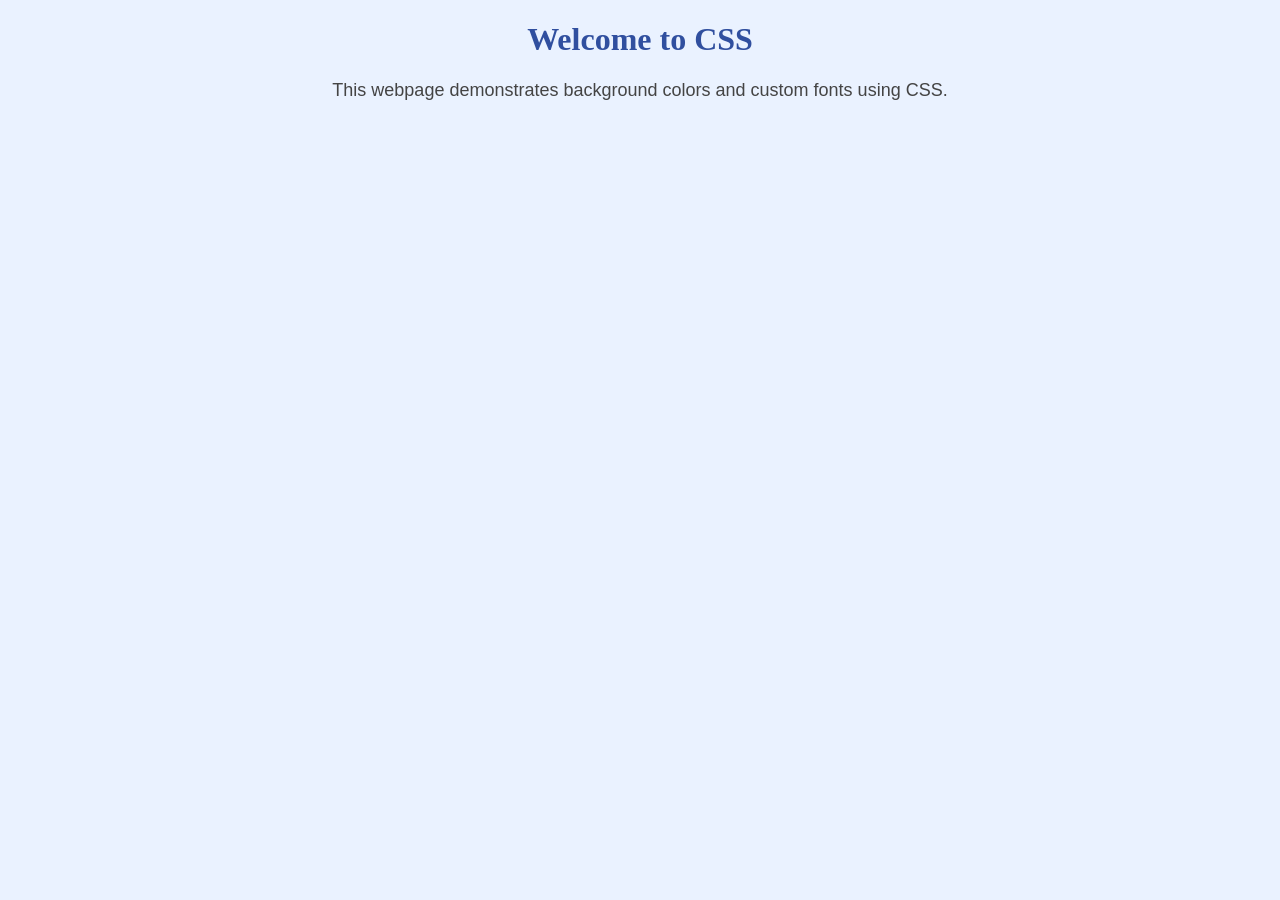
<file: practice_set2/question1.html>
<!doctype html>
<html>
  <head>
    <title>CSS Background and Fonts</title>

    <style>
      body {
        background-color: #eaf2ff;
        font-family: Arial, sans-serif;
        text-align: center;
      }

      h1 {
        color: #304f9f;
        font-family: Georgia, serif;
      }

      p {
        color: #444;
        font-size: 18px;
      }
    </style>
  </head>

  <body>
    <h1>Welcome to CSS</h1>

    <p>
      This webpage demonstrates background colors and custom fonts using CSS.
    </p>
  </body>
</html>
</file>
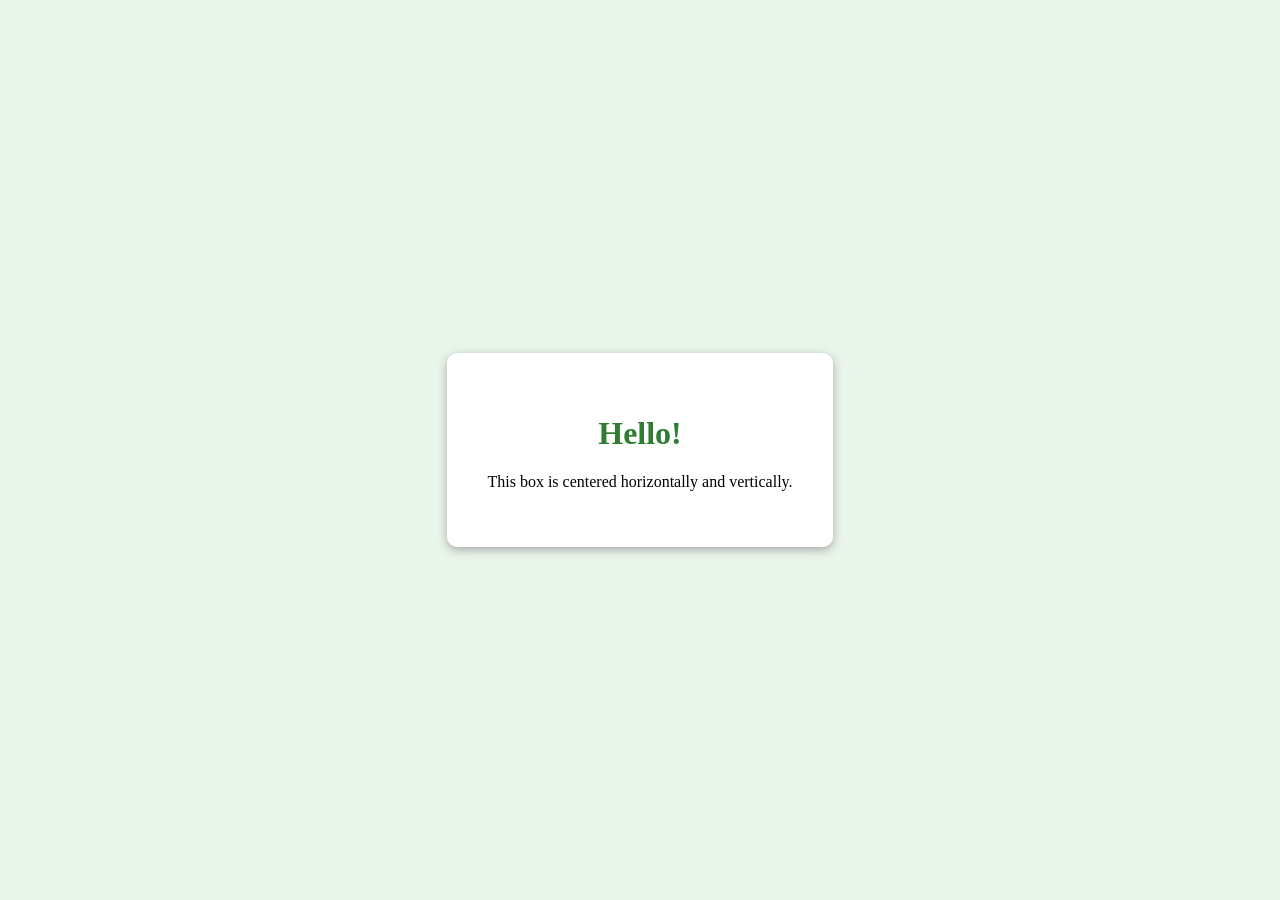
<file: practice_set2/question2.html>
<!doctype html>
<html>
  <head>
    <title>Flexbox Centering</title>

    <style>
      body {
        margin: 0;
      }

      .container {
        height: 100vh;

        display: flex;

        justify-content: center;

        align-items: center;

        background-color: #e8f5e9;
      }

      .box {
        background-color: white;
        padding: 40px;
        border-radius: 10px;
        text-align: center;
        box-shadow: 0 3px 10px #aaa;
      }

      h1 {
        color: #2e7d32;
      }
    </style>
  </head>

  <body>
    <div class="container">
      <div class="box">
        <h1>Hello!</h1>

        <p>This box is centered horizontally and vertically.</p>
      </div>
    </div>
  </body>
</html>
</file>
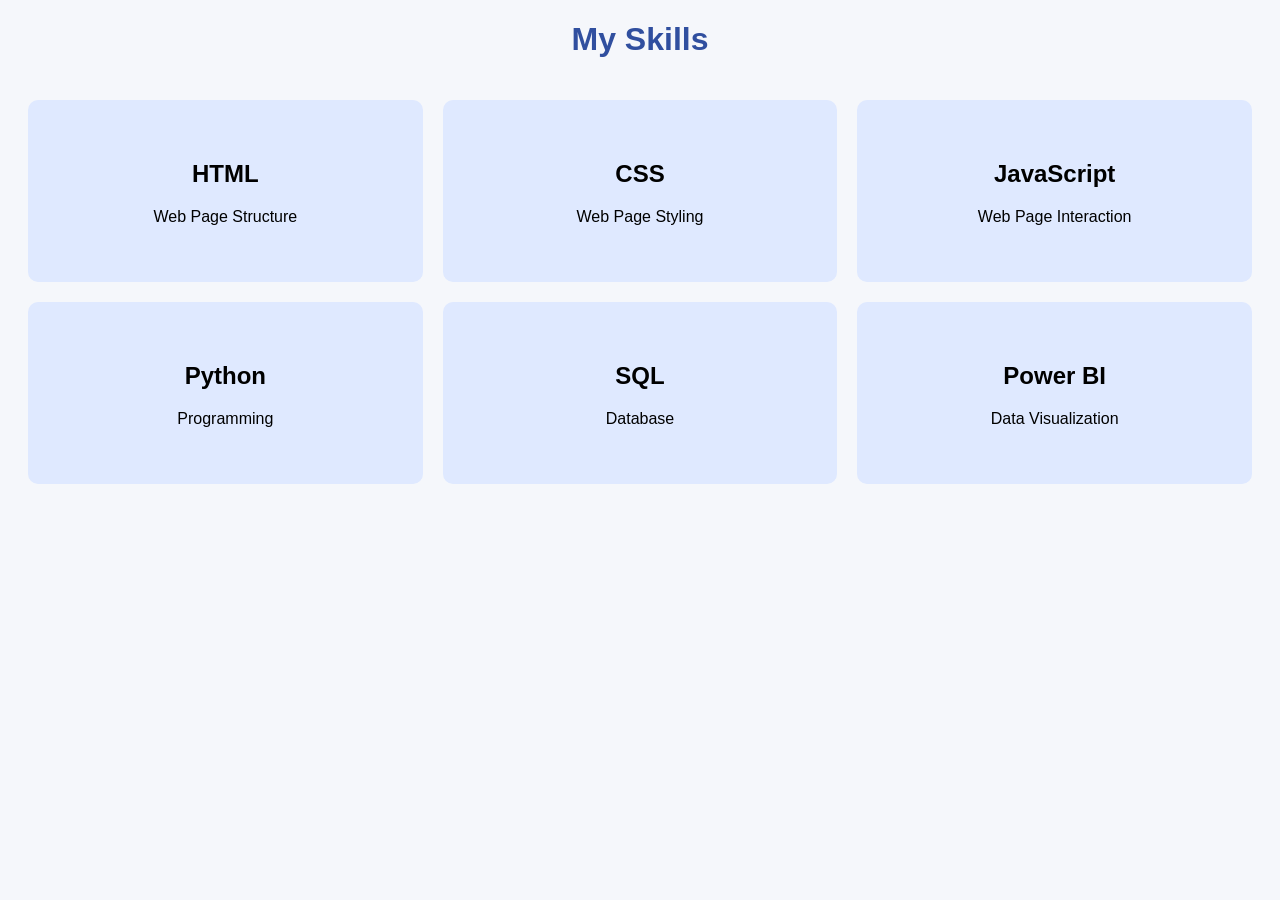
<file: practice_set2/question3.html>
<!doctype html>
<html>
  <head>
    <title>CSS Grid</title>

    <style>
      body {
        font-family: Arial, sans-serif;
        background-color: #f5f7fb;
      }

      h1 {
        text-align: center;
        color: #304f9f;
      }

      .container {
        display: grid;

        grid-template-columns: repeat(3, 1fr);

        gap: 20px;

        padding: 20px;
      }

      .box {
        background-color: #dfe9ff;
        padding: 40px;
        text-align: center;
        border-radius: 10px;
      }

      .box:hover {
        transform: scale(1.03);
      }

      /* Responsive design */

      @media (max-width: 700px) {
        .container {
          grid-template-columns: 1fr;
        }
      }
    </style>
  </head>

  <body>
    <h1>My Skills</h1>

    <div class="container">
      <div class="box">
        <h2>HTML</h2>
        <p>Web Page Structure</p>
      </div>

      <div class="box">
        <h2>CSS</h2>
        <p>Web Page Styling</p>
      </div>

      <div class="box">
        <h2>JavaScript</h2>
        <p>Web Page Interaction</p>
      </div>

      <div class="box">
        <h2>Python</h2>
        <p>Programming</p>
      </div>

      <div class="box">
        <h2>SQL</h2>
        <p>Database</p>
      </div>

      <div class="box">
        <h2>Power BI</h2>
        <p>Data Visualization</p>
      </div>
    </div>
  </body>
</html>
</file>
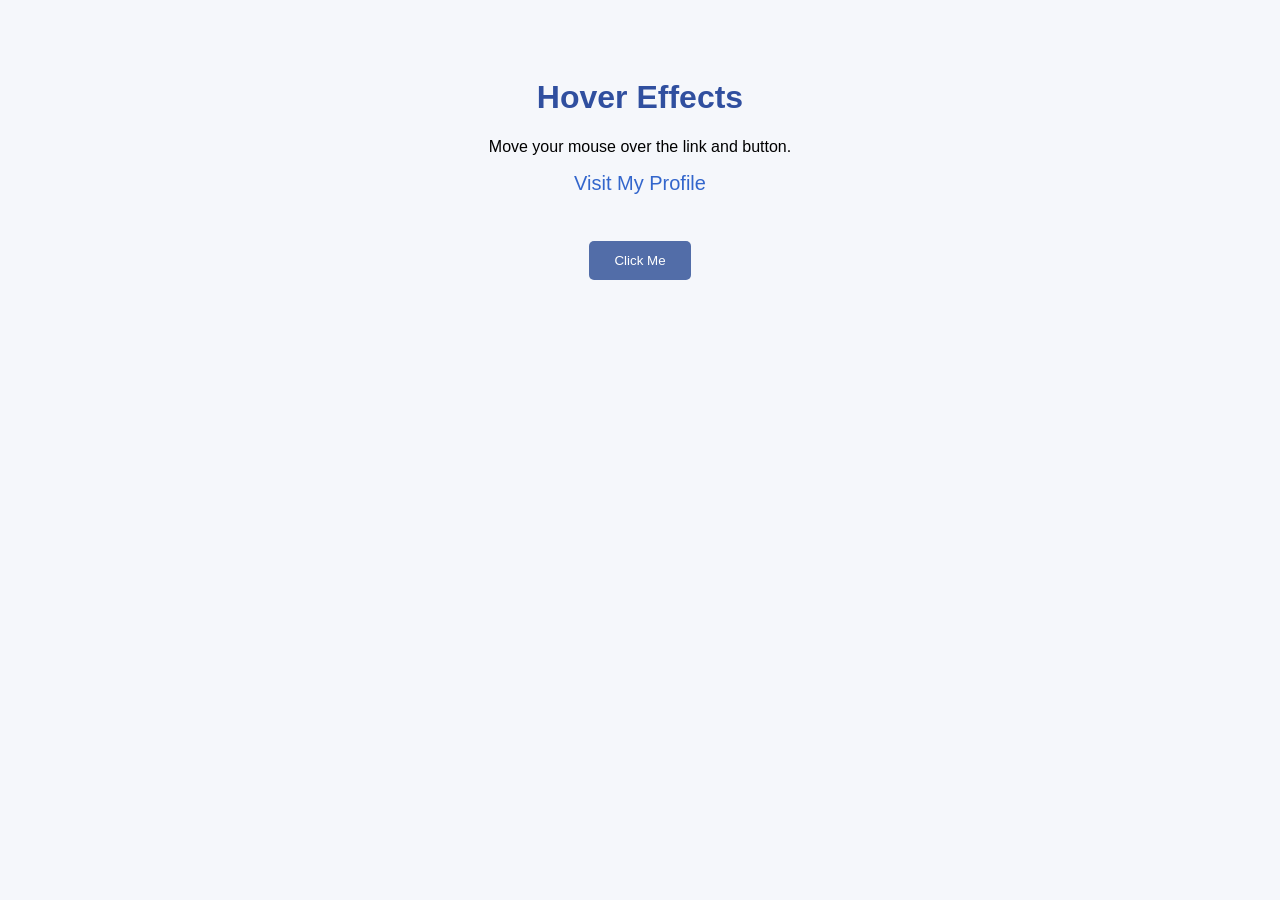
<file: practice_set2/question4.html>
<!doctype html>
<html>
  <head>
    <title>Hover Effects</title>

    <style>
      body {
        font-family: Arial, sans-serif;
        text-align: center;
        background-color: #f5f7fb;
        padding: 50px;
      }

      h1 {
        color: #304f9f;
      }

      a {
        color: #3366cc;
        text-decoration: none;
        font-size: 20px;
      }

      a:hover {
        color: #d35400;
        text-decoration: underline;
      }

      button {
        margin-top: 30px;
        padding: 12px 25px;
        background-color: #526da8;
        color: white;
        border: none;
        border-radius: 5px;
        cursor: pointer;
      }

      button:hover {
        background-color: #304f9f;
        transform: scale(1.05);
      }
    </style>
  </head>

  <body>
    <h1>Hover Effects</h1>

    <p>Move your mouse over the link and button.</p>

    <p>
      <a href="#">Visit My Profile</a>
    </p>

    <button>Click Me</button>
  </body>
</html>
</file>
<file: digital-clock/style.css>
body {
  font-family: Arial, sans-serif;
  background-color: #1a1a2e;
  color: #fff;
  display: flex;
  justify-content: center;
  align-items: center;
  height: 100vh;
  margin: 0;
}

.clock-container {
  text-align: center;
  background-color: #16213e;
  padding: 40px 60px;
  border-radius: 12px;
  box-shadow: 0 0 20px rgba(0, 0, 0, 0.5);
}

#clock {
  font-size: 3rem;
  font-weight: bold;
  color: #00d4ff;
  letter-spacing: 4px;
  margin: 10px 0 30px;
}

hr {
  border: 1px solid #333;
  margin: 20px 0;
}

#countdown {
  font-size: 1.8rem;
  color: #ffd700;
}
</file>
<file: image-gallery/style.css>
body {
  font-family: Arial, sans-serif;

  margin: 0;

  background-color: #f5f7fb;

  color: #333;
}

/* Header */

header {
  text-align: center;

  background-color: #dfe9ff;

  padding: 30px;

  border-bottom: 3px solid #6c8cd5;
}

header h1 {
  color: #304f9f;
}

header p {
  color: #555;
}

/* Gallery */

.gallery {
  max-width: 1000px;

  margin: 30px auto;

  padding: 20px;

  display: grid;

  grid-template-columns: repeat(4, 1fr);

  gap: 20px;
}

/* Gallery Images */

.gallery img {
  width: 100%;

  height: 200px;

  object-fit: cover;

  border-radius: 8px;

  cursor: pointer;

  transition: transform 0.3s;
}

/* Hover Animation */

.gallery img:hover {
  transform: scale(1.05);
}

/* Lightbox */

#lightbox {
  display: none;

  position: fixed;

  top: 0;
  left: 0;

  width: 100%;
  height: 100%;

  background-color: rgba(0, 0, 0, 0.8);

  justify-content: center;

  align-items: center;
}

/* Large Image */

#largeImage {
  max-width: 80%;

  max-height: 80%;

  border-radius: 10px;
}

/* Close Button */

.close {
  position: absolute;

  top: 20px;

  right: 35px;

  color: white;

  font-size: 40px;

  cursor: pointer;
}

/* Responsive Design */

@media (max-width: 800px) {
  .gallery {
    grid-template-columns: repeat(2, 1fr);
  }
}

@media (max-width: 500px) {
  .gallery {
    grid-template-columns: 1fr;
  }
}
</file>
<file: portfolio/style.css>
/* Basic Page */

body {
  font-family: Arial, sans-serif;
  margin: 0;
  background-color: #f4f6f8;
  color: #222;
}

/* Header */

header {
  background-color: #263445;
  color: white;
  text-align: center;
  padding: 30px 20px;
}

header h1 {
  margin: 0;
  font-size: 40px;
}

header p {
  font-size: 20px;
  margin: 10px 0 20px;
}

/* Navigation */

nav a {
  color: white;
  text-decoration: none;
  margin: 0 15px;
  font-size: 18px;
}

nav a:hover {
  text-decoration: underline;
}

/* Sections */

section {
  background-color: white;
  max-width: 900px;
  margin: 25px auto;
  padding: 30px;
  border-radius: 10px;
  box-shadow: 0 2px 8px #cccccc;
}

/* Section headings */

section h2 {
  font-size: 30px;
  margin-top: 0;
  border-bottom: 3px solid #287be0;
  padding-bottom: 8px;
}

/* Profile Image */

#about img {
  width: 170px;
  height: 170px;
  object-fit: cover;
  border-radius: 50%;
  display: block;
  margin: 20px auto;
}

/* Paragraphs */

section p {
  font-size: 17px;
  line-height: 1.6;
}

/* Skills */

#skills ul {
  list-style-type: none;
  padding: 0;
}

#skills li {
  display: inline-block;
  background-color: #e6f1ff;
  padding: 10px 20px;
  margin: 6px;
  border-radius: 20px;
}

/* Contact Links */

#contact a {
  color: #287be0;
}

/* Footer */

footer {
  background-color: #263445;
  color: white;
  text-align: center;
  padding: 20px;
  margin-top: 30px;
}

/* Mobile View */

@media (max-width: 600px) {
  header h1 {
    font-size: 30px;
  }

  nav a {
    display: inline-block;
    margin: 5px;
  }

  section {
    margin: 15px;
    padding: 20px;
  }

  #about img {
    width: 140px;
    height: 140px;
  }
}
</file>
